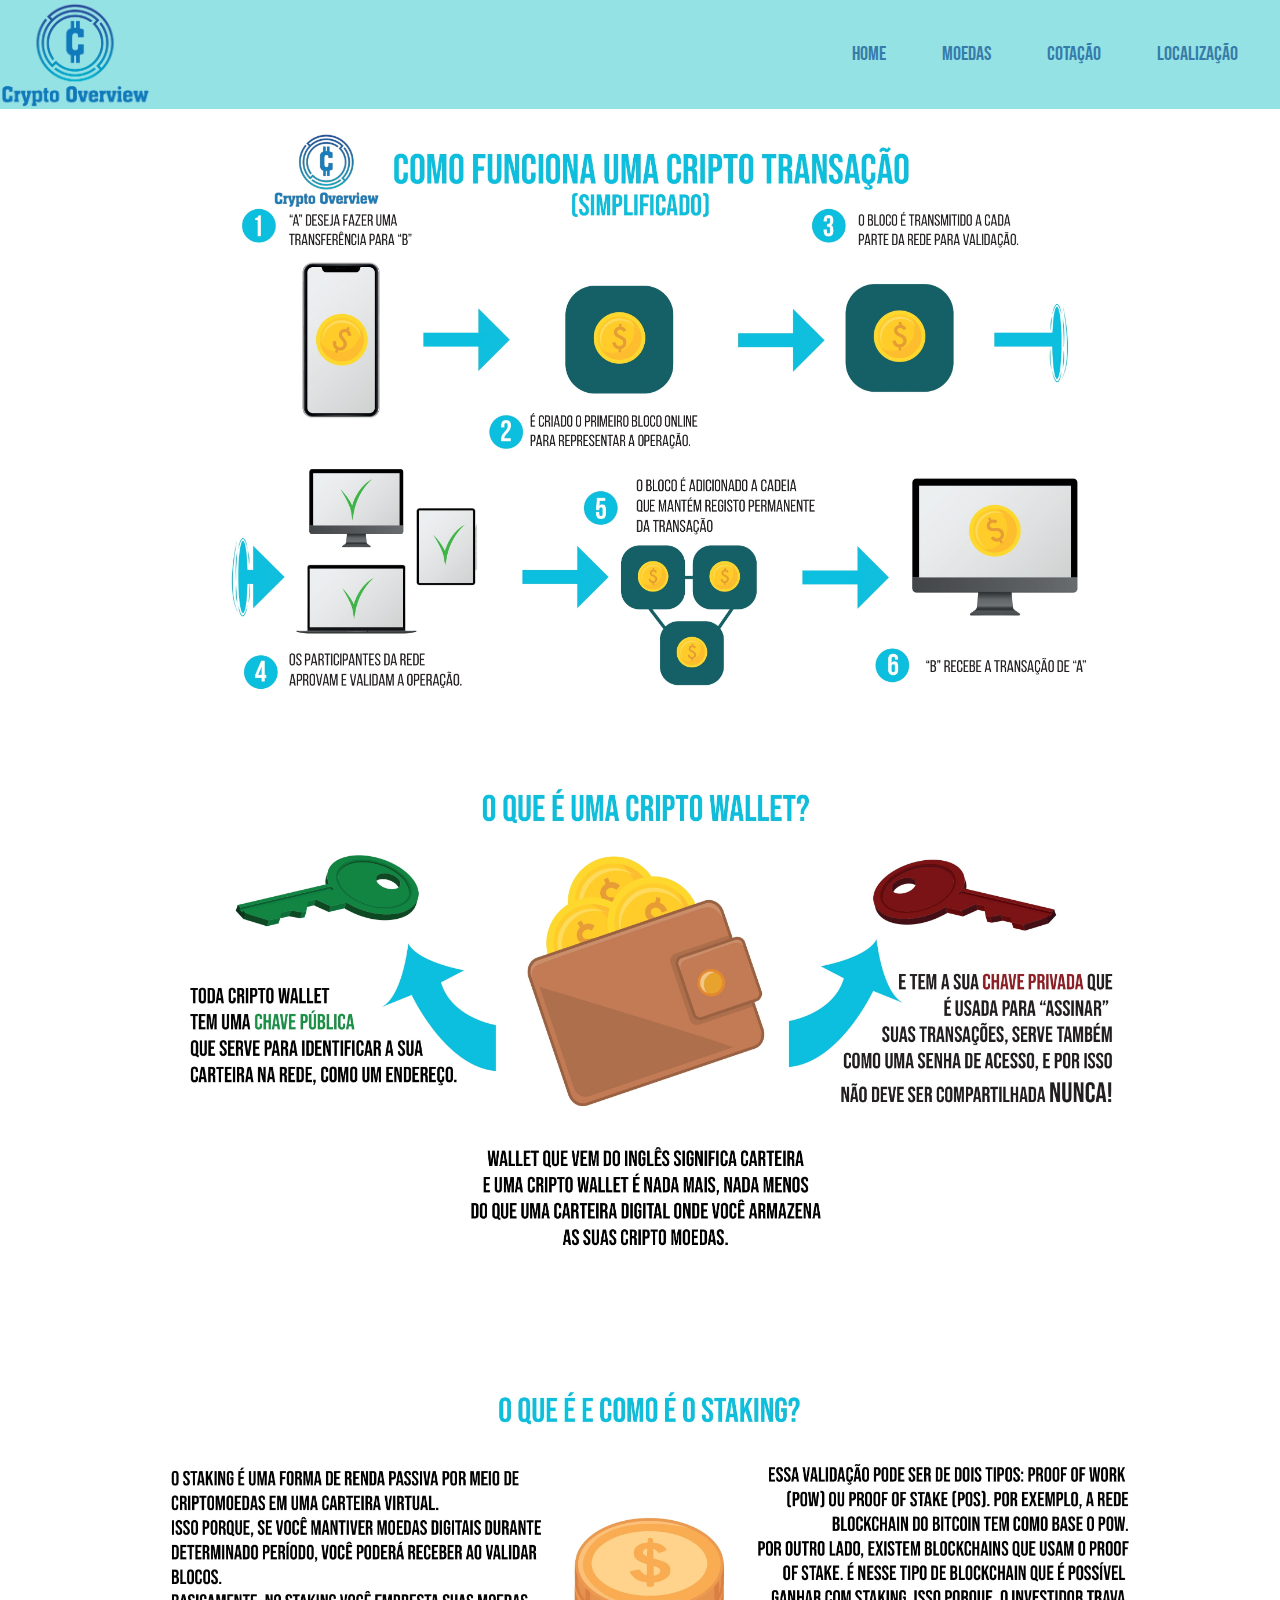
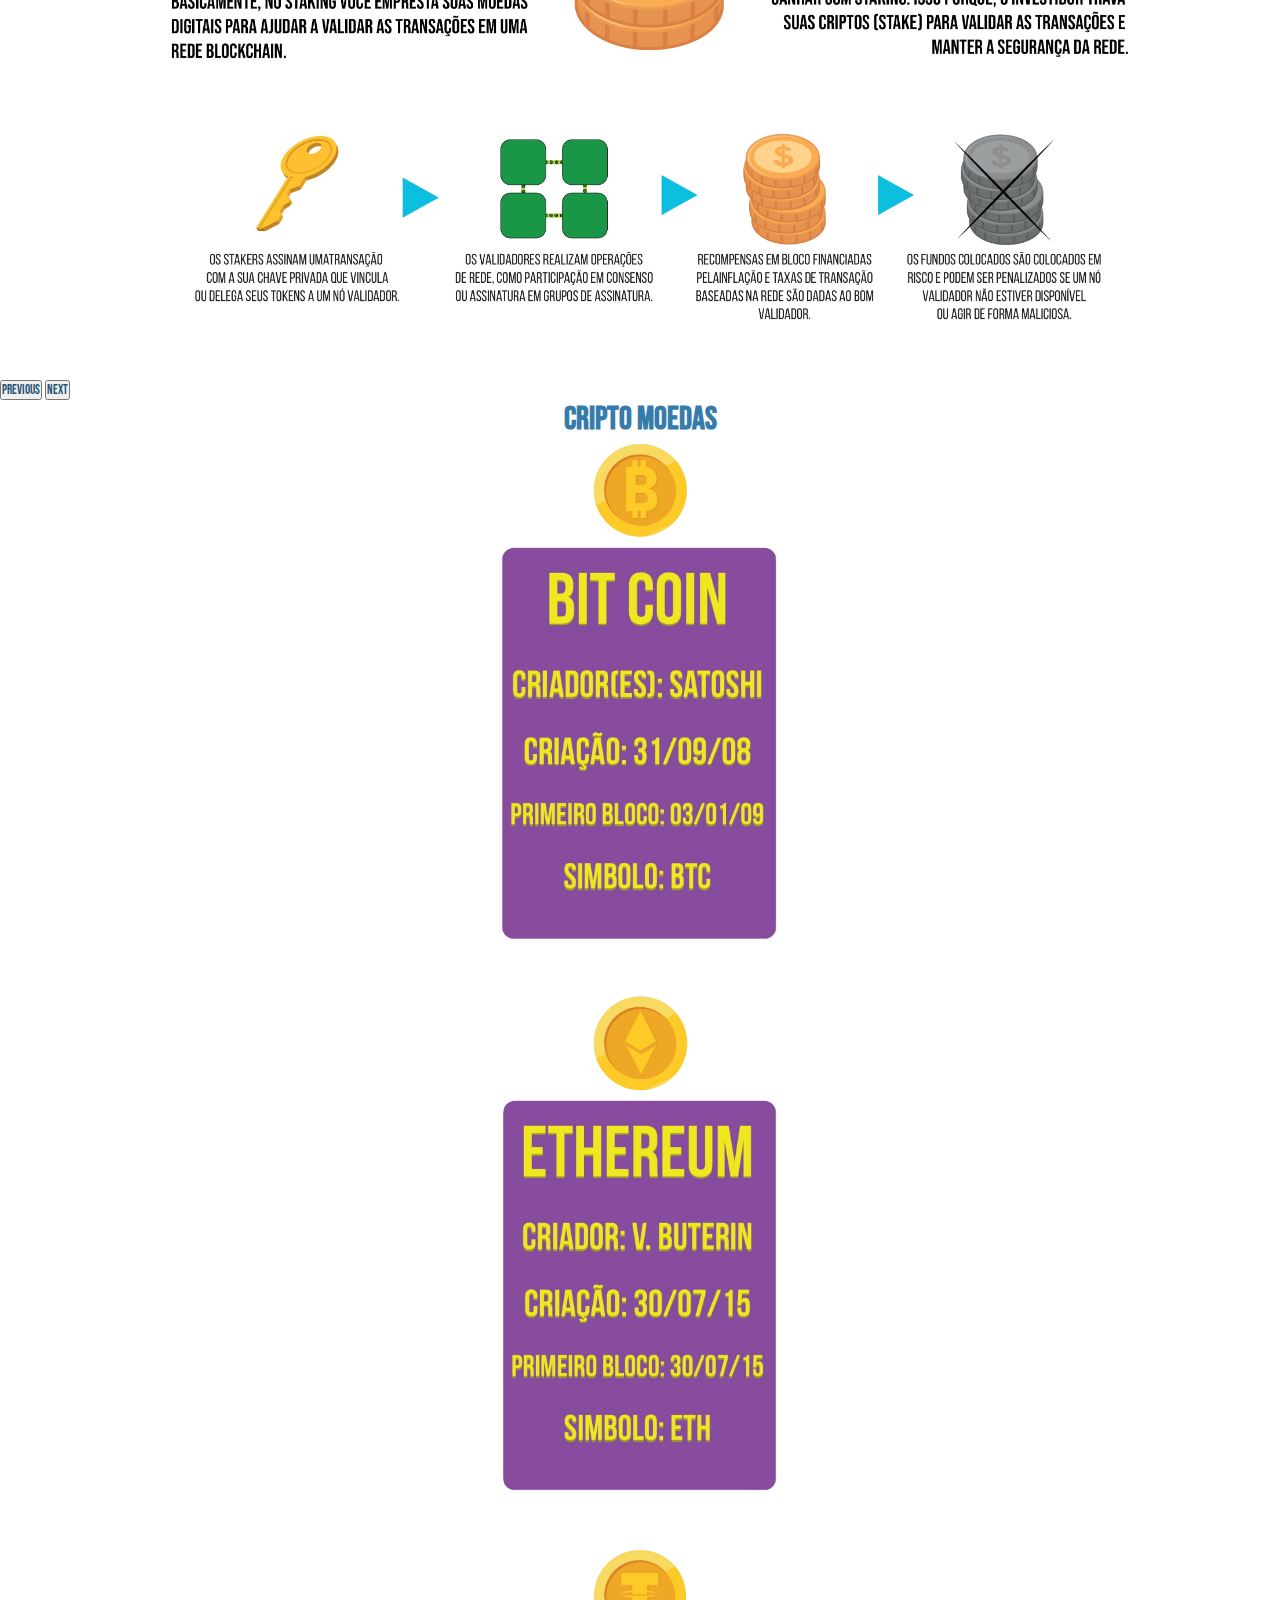
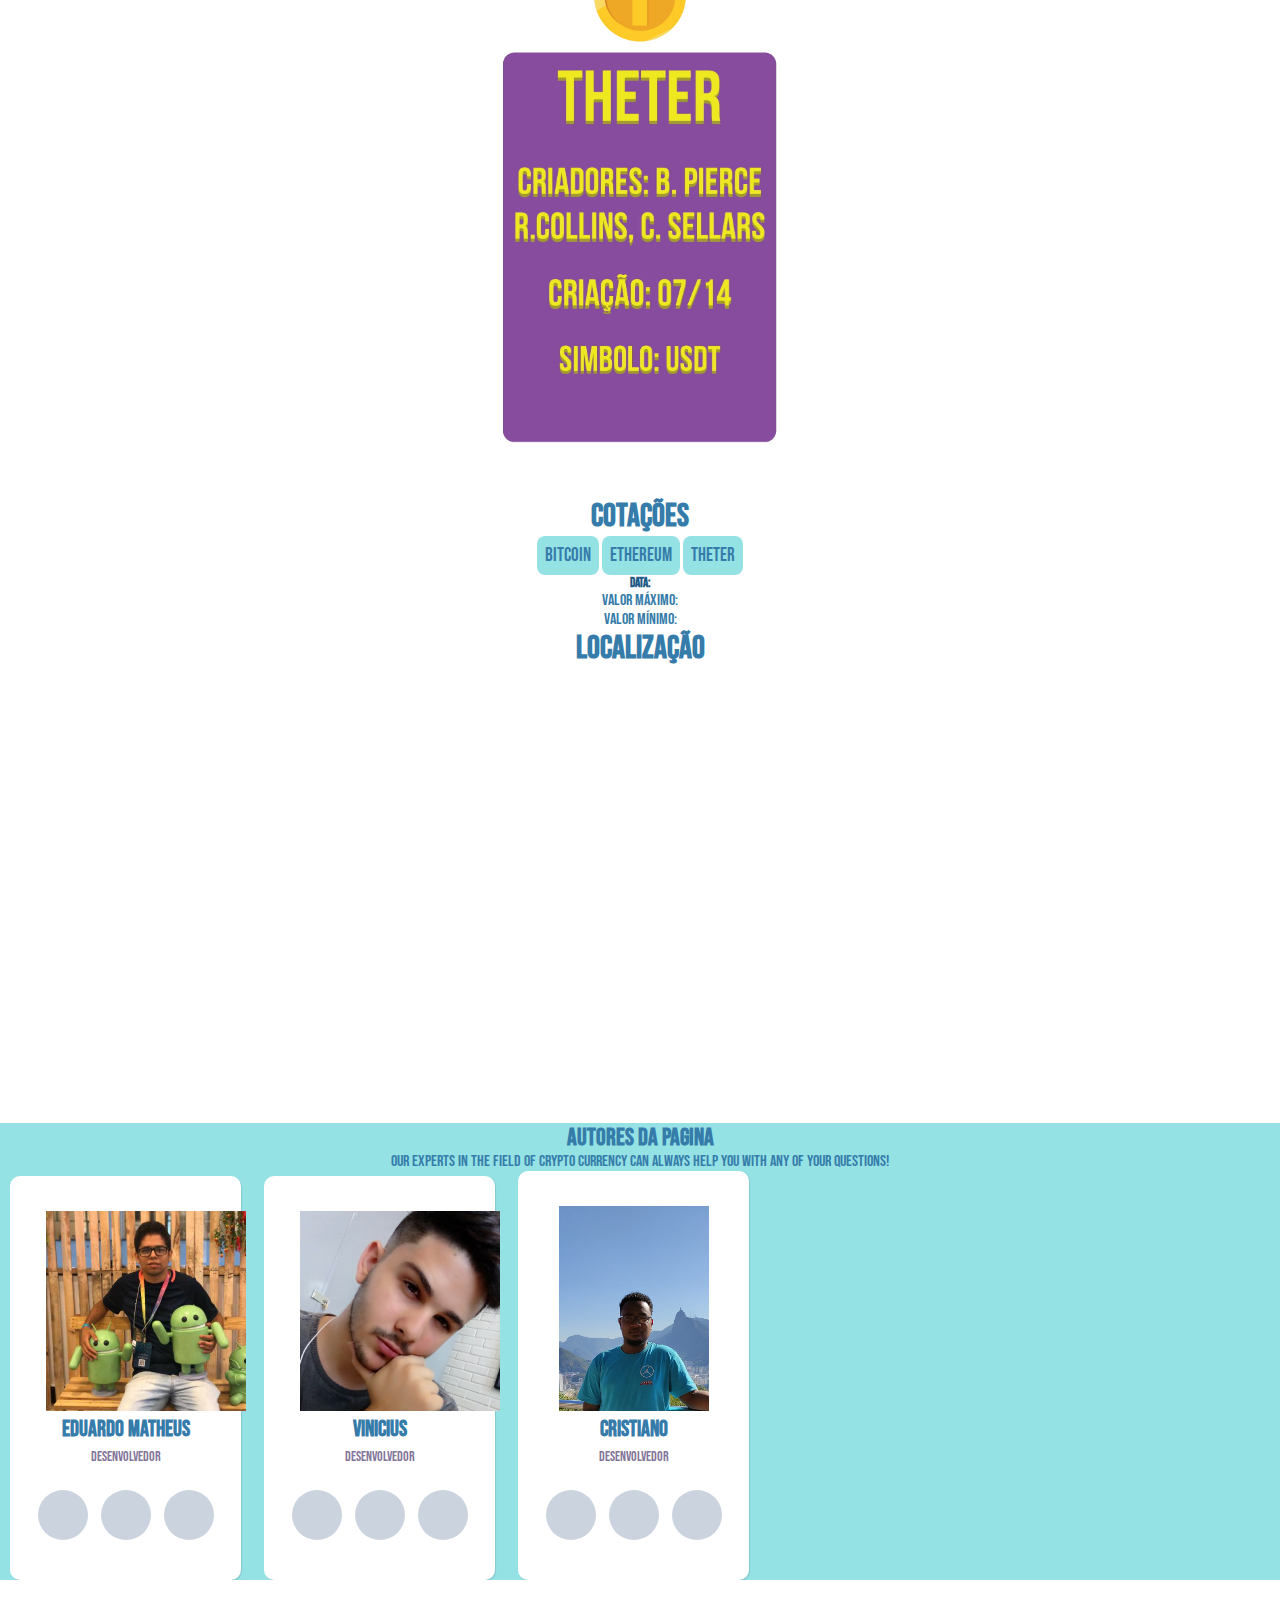
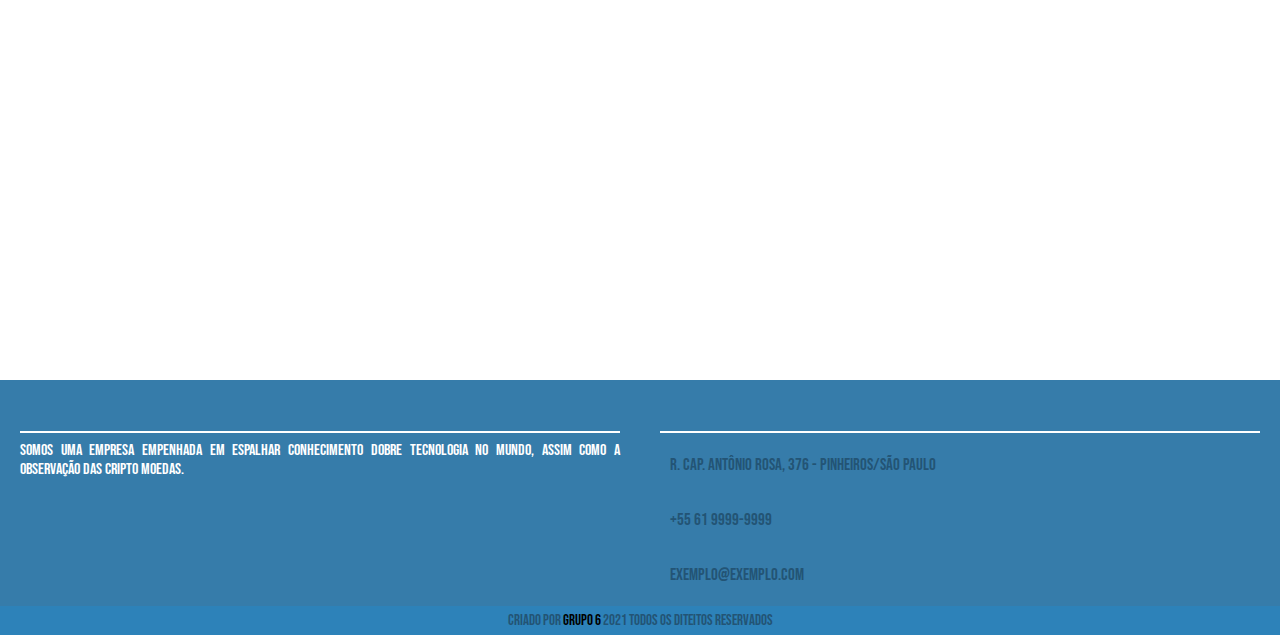
<file: index.html>
<!DOCTYPE html>
<html lang="pt-br">
  <head>
    <meta charset="UTF-8" />
    <meta http-equiv="X-UA-Compatible" content="IE=edge" />
    <meta name="viewport" content="width=device-width, initial-scale=1.0" />
    <link rel="stylesheet" href="Style.css" />
    <link rel="preconnect" href="https://fonts.googleapis.com" />
    <link rel="preconnect" href="https://fonts.gstatic.com" crossorigin />
    <link
      href="https://fonts.googleapis.com/css2?family=Bebas+Neue&display=swap"
      rel="stylesheet"
    />
    <link
      href="https://cdn.jsdelivr.net/npm/bootstrap@5.2.0-beta1/dist/css/bootstrap.min.css"
      rel="stylesheet"
      integrity="sha384-0evHe/X+R7YkIZDRvuzKMRqM+OrBnVFBL6DOitfPri4tjfHxaWutUpFmBp4vmVor"
      crossorigin="anonymous"
    />
    <script
      src="https://cdn.jsdelivr.net/npm/bootstrap@5.2.0-beta1/dist/js/bootstrap.bundle.min.js"
      integrity="sha384-pprn3073KE6tl6bjs2QrFaJGz5/SUsLqktiwsUTF55Jfv3qYSDhgCecCxMW52nD2"
      crossorigin="anonymous"
    ></script>
    <title>Projeto Final - Crypto Overview</title>
  </head>
  <body>
    <header  class="teste">
      <img
        src="assets/cripto-overview-2.png"
        width="150"
      />
      <ul>
        <li><a class="nav-bar" href="#carousel">Home</a></li>
        <li><a class="nav-bar" href="#Moedas">Moedas</a></li>
        <li><a class="nav-bar" href="#cotações">cotação</a></li>
        <li><a class="nav-bar" href="#localização">Localização</a></li>
      </ul>
    </header>
    <div class="container-carousel" id="carousel">
      <div
        id="carouselExampleControls"
        class="carousel slide"
        data-bs-ride="carousel"
      >
        <div class="carousel-inner">
          <div class="carousel-item active">
            <img 
              src="assets/Carrousel_assets/Slide Como Funciona Uma transação-1.jpg"
              class="image-carousel"
              alt="..."

            />
          </div>
          <div class="carousel-item">
            <img
              src="assets/Carrousel_assets/O que é uma Cripto Wallet-1.jpg"
              class="image-carousel"
              alt="..."

            />
          </div>
          <div class="carousel-item">
            <img
              src="assets/Carrousel_assets/Slide Staking-1.jpg"
              class="image-carousel"
              alt="..."
            />
          </div>
        </div>
        <button
          class="carousel-control-prev"
          type="button"
          data-bs-target="#carouselExampleControls"
          data-bs-slide="prev"
        >
          <span class="carousel-control-prev-icon" aria-hidden="true"></span>
          <span class="visually-hidden">Previous</span>
        </button>
        <button
          class="carousel-control-next"
          type="button"
          data-bs-target="#carouselExampleControls"
          data-bs-slide="next"
        >
          <span class="carousel-control-next-icon" aria-hidden="true"></span>
          <span class="visually-hidden">Next</span>
        </button>
      </div>
    </div>
    <div id="Moedas">
      <h1>
        <p>Cripto Moedas</p>
      </h1>
    </div>
    <div class="bitcoin">
      <div class="container">
        <section class="flex">
          <div class="container2">
            <a href="/cotacao.html"></a>
            <img
            id="bitcoin-float"
            src="assets/Bitcoin Coin.png"
            alt="Bitcoin"
            width="100"
           />
          
         </div>
        </section>
       </div>
         <div class="flip-cards">
              <input type="checkbox" id="switch" />
          <label class="flip-container" for="switch">
            <div class="flipper">
              <div class="front">
               <img class="imagemcard"
                src="assets/Bitcoin Frente.png"
                alt=""
               />
              </div>
              <div class="back">
                <img class="imagemcard"
                src="assets/Bitcoin Verso.png"
                alt=""
                />
              </div>
           </div>
         </label>
          </div>
      </div>
        <div class="ethereum">
          <div class="container">
            <section class="flex">
        <div class="container2">
          <img
            src="assets/Ethereum coin.png"
            alt="Ethereum"
            width="100"
          />
        </div>
      </section>
          </div>
          <div class="flip-cards">
            <input type="checkbox" id="switch2" />
        <label class="flip-container2" for="switch2">
          <div class="flipper2">
            <div class="front2">
              <img class="imagemcard"
                src="assets/Ethereum Frente.png"
                alt=""
              />
            </div>
            <div class="back2">
              <img class="imagemcard"
                src="assets/Ethereum Verso.png"
                alt=""
              />
            </div>
          </div>
        </label>
          </div>
  </div>
        <div class="theter">
          <div class="container">
            <section class="flex">
        <div class="container2">
          <img
            src="assets/Theter coin.png"
            alt="Theter"
            width="100"
          />
        </div>
      </section>
      </div>
      <div class="flip-cards">
        <input type="checkbox" id="switch3" />
        <label class="flip-container3" for="switch3">
          <div class="flipper3">
            <div class="front3">
              <img class="imagemcard"
                src="assets/Theter Frente.png"
                alt=""
              />
            </div>
            <div class="back3">
              <img class="imagemcard"
                src="assets/Theter Verso.png"
                alt=""
              />
            </div>
          </div>
        </label>
      </div>
    </div>

    <div class="cotacoes" id="cotações">
      <h1>Cotações</h1>
      <nav class="moedas1">
        <button class="btncoin" onclick="viewBTC()">BITCOIN</button>
        <button class="btncoin" onclick="viewETH()">ETHEREUM</button>
        <button class="btncoin" onclick="viewUSDT()">THETER</button>
      </nav>
      <h2 id="title"></h2>
      <h5 id="date">Data: <span id="thisdate"></span></h5>
      <p id="value">
        Valor Máximo: <span id="maxvalue"></span><br />
        Valor Mínimo: <span id="minvalue"></span>
      </p>
    </div>
    <script src="script.js"></script>

    <div class="pricing-header px-3 py-3 pt-md-5 pb-md-4 mx-auto text-center" id="localização">
        <h1>Localização</h1>
        <p class="lead">
           
            <iframe src="https://www.google.com/maps/embed?pb=!1m18!1m12!1m3!1d3657.0289151432603!2d-46.68668318558539!3d-23.56740496769942!2m3!1f0!2f0!3f0!3m2!1i1024!2i768!4f13.1!3m3!1m2!1s0x94ce57499b4eaaab%3A0xb742db44a55ce752!2sGama%20Academy!5e0!3m2!1spt-BR!2sbr!4v1654953320938!5m2!1spt-BR!2sbr" width="600" height="450" style="border:0;" allowfullscreen="" loading="lazy" referrerpolicy="no-referrer-when-downgrade" width="100%" height="300" frameborder="0" style="border:0" allowfullscreen></iframe>
        </p>
    </div>
        


    	<!-- Team section -->
	<section class="team-section spad">
		<div class="container">
			<div class="section-title text-center">
				<h2>Autores Da Pagina</h2>
				<p>Our experts in the field of crypto currency can always help you with any of your questions!</p>
			</div>
		</div>
		<div class="team-members clearfix">
			<!-- Team member -->
			<div class="member">
				<div class="member-text">
					<div class="member-img set-bg" ><img
            src="assets/edu.jfif"
            alt=""
            width="200"></div>
					<h2>Eduardo Matheus</h2>
					<span>Desenvolvedor</span>
				</div>
				<div class="member-social">
					<a href=""><i class="fa fa-facebook"></i></a>
					<a href=""><i class="fa fa-linkedin"></i></a>
					<a href=""><i class="fa fa-twitter"></i></a>
				</div>
				<div class="member-info">
					<div class="member-img mf set-bg" > <img
            src="assets/edu.jfif"
            alt=""
            width="70"></div>
					<div class="member-meta">
						<h2>Eduardo Matheus</h2>
						<span>Desenvolvedor</span>
					</div>
					<p>Estudante da instituto Federal do Amazonas no curso de Tecnologia em  Analise e desenvolvimento de sistemas, participante da academia de criptodev.</p>
				</div>
			</div>
			<!-- Team member -->
			<div class="member">
				<div class="member-text">
					<div class="member-img set-bg" ><img
            src="assets/Vini.jfif"
            alt=""
            width="200"></div>
					<h2>Vinicius</h2>
					<span>Desenvolvedor</span>
				</div>
				<div class="member-social">
					<a href=""><i class="fa fa-facebook"></i></a>
					<a href=""><i class="fa fa-linkedin"></i></a>
					<a href=""><i class="fa fa-twitter"></i></a>
				</div>
				<div class="member-info">
					<div class="member-img mf set-bg" ><div class="member-img set-bg"> <img
            src="assets/Vini.jfif"
            alt=""
            width="50"
          /> </div></div>
					<div class="member-meta">
						<h2>Vinicius</h2>
						<span>Desenvolvedor</span>
					</div>
					<p>Técnico de redes, estudante e entusiasta de tecnologia no geral, atualmente estudando cripto desenvolvimento na academia cripto dev da Gama Academy.</p>
				</div>
			</div>
			<!-- Team member -->
			<div class="member">
				<div class="member-text">
					<div class="member-img set-bg"> <img
            src="assets/cris.jfif"
            alt=""
            width="150"
          /> </div>
					<h2>Cristiano</h2>
					<span>Desenvolvedor</span>
				</div>
				<div class="member-social">
					<a href=""><i class="fa fa-facebook"></i></a>
					<a href=""><i class="fa fa-linkedin"></i></a>
					<a href=""><i class="fa fa-twitter"></i></a>
				</div>
				<div class="member-info">
					<div class="member-img mf set-bg" >  <img
            src="assets/cris.jfif"
            alt=""
            width="50"
          /></div>
					<div class="member-meta">
						<h2>Cristiano</h2>
						<span>Desenvolvedor</span>
					</div>
					<p>Me chamo Cristiano Ferreira eu tenho 19 anos e atualmente estou cursando Análise e Desenvolvimento de Sistemas. Desde pequeno sempre fui fã de novas tecnologias e inovações, começando aos 16 anos aprendendo a mexer em programas de edição de imagens como Photoshop e Illustrator. Em 2022 a paixão continuou mas dessa vez mudou de gosto, e acabei me apaixonando pela área de desenvolvimento web estudando HTML, CSS e Javascript. Futuramente vou iniciar meus estudos em React.</p>
				</div>
			</div>
			<!-- Team member -->
			
			
	</section>
  <footer>
		<div class="main-content">
			<div class="left box">
				<h2> Sobre nós</h2>
				<div class="content">
					<p>Somos uma empresa empenhada em espalhar conhecimento dobre tecnologia no mundo, assim como a observação das cripto moedas.</p>
				
					<div class="social">
						<a href="#"><span class="fab fa-facebook-f"></span></a>
						<a href="#"><span class="fab fa-twitter"></span></a>
						<a href="#"><span class="fab fa-instagram"></span></a>
						<a href="#"><span class="fab fa-youtube"></span></a>
					</div>
				</div>
			</div>
			<div class="center box">
				<h2>Endereço</h2>
				<div class="content">
					<div class="place">
						<span class="fas fa-map-marker"></span>
						<span class="text">R. Cap. Antônio Rosa, 376 - Pinheiros/São Paulo</span>
					</div>

					<div class="phone" id="phone">
						<span class="fas fas fa-phone-alt"></span>
						<span class="text">+55 61 9999-9999</span>
					</div>

					<div class="email">
						<span class="fas fa-envelope"></span>
						<span class="text">exemplo@exemplo.com</span>
					</div>
				</div>
			</div>	
		</div>
		<div class="bottom">
			<div class="center">
				<span class="credit">Criado por <a href="#">Grupo 6</a></span>
				<span class="far fa-copyright">2021 Todos os diteitos reservados</span>
			</div>
		</div>
    </footer>
  </body>
</html>
</file>
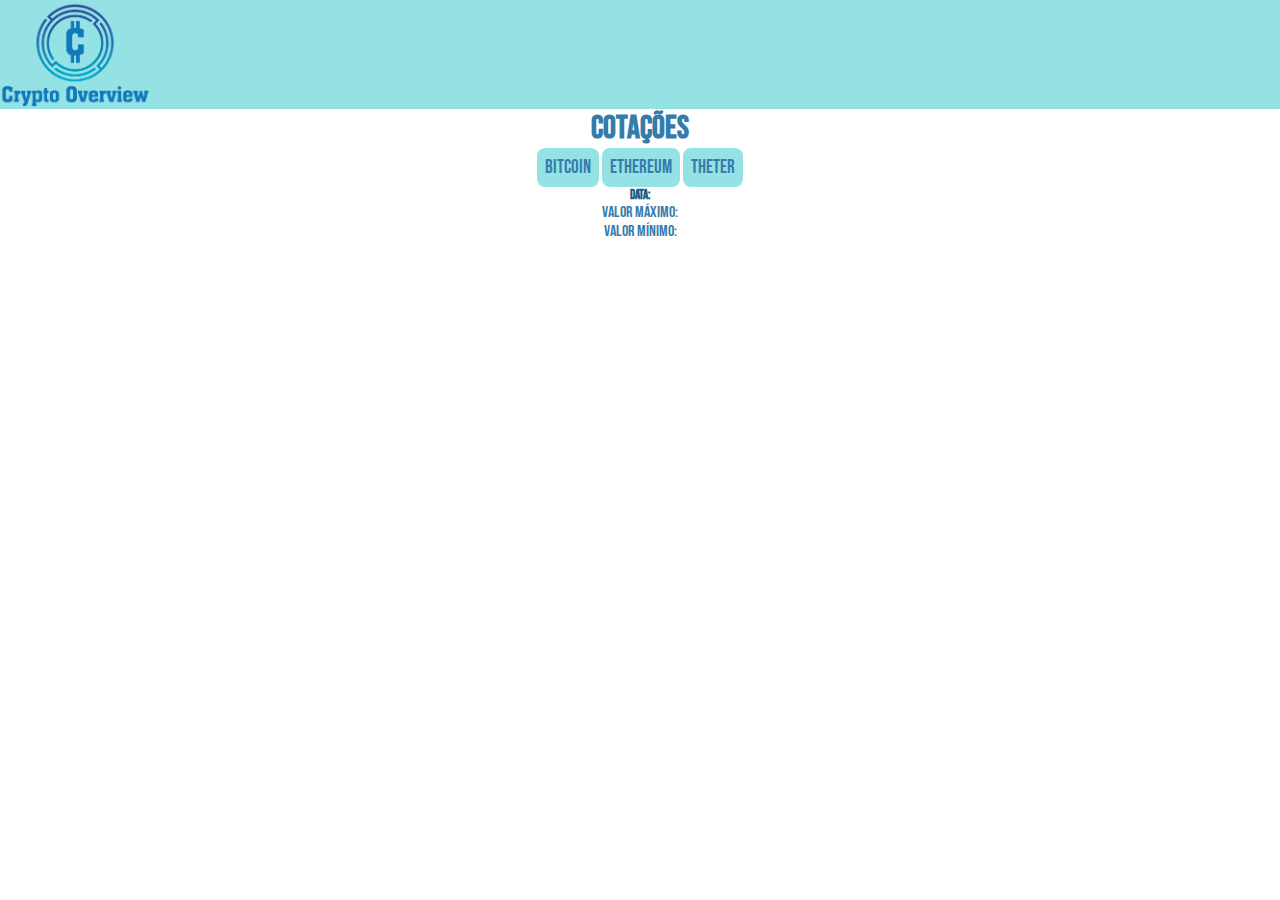
<file: cotacao.html>
<!DOCTYPE html>
<html lang="pt-br">
  <head>
    <meta charset="UTF-8" />
    <meta http-equiv="X-UA-Compatible" content="IE=edge" />
    <meta name="viewport" content="width=device-width, initial-scale=1.0" />
    <title>Cotações</title>
    <link rel="stylesheet" href="Style.css" />
    <link rel="preconnect" href="https://fonts.googleapis.com" />
    <link rel="preconnect" href="https://fonts.gstatic.com" crossorigin />
    <link
      href="https://fonts.googleapis.com/css2?family=Bebas+Neue&display=swap"
      rel="stylesheet"
    />
  </head>
  <header class="teste">
    <img src="assets/cripto-overview-2.png" width="150" />
  </header>
  <body>
    <div class="cotacoes">
      <h1>Cotações</h1>
      <nav class="moedas1">
        <button class="btncoin" onclick="viewBTC()">BITCOIN</button>
        <button class="btncoin" onclick="viewETH()">ETHEREUM</button>
        <button class="btncoin" onclick="viewUSDT()">THETER</button>
      </nav>
      <h2 id="title"></h2>
      <h5 id="date">Data: <span id="thisdate"></span></h5>
      <p id="value">
        Valor Máximo: <span id="maxvalue"></span><br />
        Valor Mínimo: <span id="minvalue"></span>
      </p>
    </div>
    <script src="script.js"></script>
  </body>
</html>
</file>
<file: Style.css>
body{
    margin: 0% auto;
}
h5 {
	color: #1e5b85;
}
header{
    background: rgba(37, 195, 201, 0.486);
}
h1, p{
    text-align: center;
    font-family: 'Bebas Neue', cursive;
    margin: 0, auto;
    margin-bottom: 10;
    color: #367caa;
}
header, ul, li, .nav-bar{
    align-items: center;
    justify-content: space-between;
    display: flex;
}
ul, li, .nav-bar {
    text-decoration: none;
    color: #367caa;
    font-family: 'Bebas Neue', cursive;
    font-size: 20px;
    list-style: none;
    display: flex;
    align-items: center;
    padding: 14px;
  }
ul li .nav-bar,
ul li .nav-bar:after,
ul li .navbar:before {
    transition: all .5s;
  }
ul li .nav-bar:hover {
    color: rgb(255, 255, 255);
  }
  .image-carousel {
	max-width: 1200px;
	justify-content: center;
	padding-left: 100px;
  }
  /* moedas e animação */
  .container2{
    animation: floating 5s ease-in-out infinite;
    max-width: 100%;
    display: flex;
    margin: 0 auto;
}
.flex {
    flex:1 1 200px;
    display: flex;
    max-width: 100%;
}
@keyframes floating{
0%, 100% {
    transform: translateY(0px);
}
50% {
    transform: translateY(-20px);
}
}
/* cards e efeito flip */
.imagemcard {
		max-width: 300px;
		max-height: 400px;
}
.flip-cards{
    display: flex;
    justify-content: center;
	margin-bottom: 250px;
	padding-left: 10px;
}
.flip-container, .flip-container2, .flip-container3 {
    width: 300px;
    height: 200px;
    perspective: 1000px;
  }
  .flipper, .flipper2, .flipper3{
	width: 100%;
	height: 100%;
    transition: .8s;
    position: relative;
	transform-style: preserve-3d;
}
.back, .back2, .back3{
	transform: rotateY(180deg);
}

.front, .front2, .front3, .back, .back2, .back3{
	position: absolute;
	width: 100%;
	height: 400px;
    backface-visibility: hidden;
}
#switch, #switch2, #switch3 {
	display: none;
}

#switch:checked ~ .flip-container .flipper{
	transform: rotateY(180deg);
}
#switch2:checked ~ .flip-container2 .flipper2{
	transform: rotateY(180deg);
}
#switch3:checked ~ .flip-container3 .flipper3{
	transform: rotateY(180deg);
}
/* cotações */
.cotacoes{
	text-align: center;
	justify-content: center;
}
.btncoin {
    padding: 0.5rem;
    border: none;
    border-radius: 0.5rem;
    font-size: 1.2rem;
    background-color: rgba(37, 195, 201, 0.486);
    color: #367caa;
    transition: 0.5s;
}

.btncoin:hover {
    background-color: #275b7e;
    color: rgba(37, 195, 201, 0.486);
}

.btncoin:focus {
    background-color: #1e5b85;
}
h2 {
    color: #367caa;
	font-family: 'Bebas Neue', cursive;
	text-align: center;
}
#maxvalue {
    color: green;
    font-weight: 700;
}
#minvalue {
    color: red;
    font-weight: 700;
}
/* iframe */
iframe, object, embed{max-width: 100%;}

.team-section {
    background: rgba(37, 195, 201, 0.486);
    overflow: hidden;
  }
  /* team members */
  .team-members {
    margin: 0 auto;
  }

.member {
	background: #fff;
	width: calc(20% - 25px);
	display: inline-block;
	margin: 0 10px;
	text-align: center;
	padding: 50px 10px;
	-webkit-box-shadow: 1px 1px 1px rgba(33, 54, 61, 0.15);
	        box-shadow: 1px 1px 1px rgba(33, 54, 61, 0.15);
	border-radius: 10px;
	position: relative;
}

.member h2 {
	font-size: 22px;
	margin-bottom: 5px;
}

.member span {
	font-size: 14px;
	color: #83759a;
	display: block;
}

.member .member-text {
	-webkit-transition: all 0.4s;
	-o-transition: all 0.4s;
	transition: all 0.4s;
	opacity: 1;
}

.member:hover {
	-webkit-box-shadow: 1px 14px 43px rgba(33, 54, 61, 0.15);
	        box-shadow: 1px 14px 43px rgba(33, 54, 61, 0.15);
}

.member:hover .member-info {
	opacity: 1;
}

.member:hover .member-text {
	opacity: 0;
}

.member-img {
	width: 230px;
	height: 230px;
	display: inline-block;
	border-radius: 50%;
	margin-bottom: 25px;
}

.member-social {
	padding-top: 25px;
	background: #fff;
	position: relative;
	z-index: 2;
}

.member-social a {
	width: 50px;
	height: 50px;
	display: inline-block;
	border-radius: 50%;
	background: #cbd3df;
	color: #fff;
	padding-top: 13px;
	margin: 0 8px;
}

.member-meta {
	padding-left: 85px;
}

.member-info {
	padding: 50px 60px 10px;
	position: absolute;
	width: 100%;
	top: 0;
	left: 0;
	text-align: left;
	opacity: 0;
	-webkit-transition: all 0.4s;
	-o-transition: all 0.4s;
	transition: all 0.4s;
	height: 380px;
	overflow-y: auto;
}

.member-info p {
	display: block;
	padding-top: 25px;
	margin-bottom: 0;
}

.member-img.mf {
	width: 60px;
	height: 60px;
	opacity: 1;
	float: left;
	margin-bottom: 0;
}
/* media queries */

@media (min-width: 1199px) and (max-width: 1390px) {
	.member {
		padding: 35px 10px;
	}
	.member-img {
		width: 160px;
		height: 160px;
	}
	.member-info {
		padding: 50px 27px 10px;
		height: 275px;
	}
	.member-social a {
		margin: 0 5px;
	}
}

/* Medium screen : 992px. */

@media only screen and (min-width: 992px) and (max-width: 1199px) {
	
	.member {
		width: calc(33.333333% - 25px);
		margin-bottom: 30px;
	}
	.team-members {
		text-align: center;
	}
	
}

/* Tablet :768px. */

@media only screen and (min-width: 768px) and (max-width: 991px) {
	
	.member {
		width: calc(33.333333% - 25px);
		margin-bottom: 30px;
		padding: 35px 10px;
	}
	.member-img {
		width: 160px;
		height: 160px;
	}
	.member-info {
		padding: 50px 27px 10px;
		height: 275px;
	}
	.member-social a {
		margin: 0 5px;
	}
	.team-members {
		text-align: center;
	}
	
}

/* Large Mobile :480px. */

@media only screen and (max-width: 767px) {
	
	.team-members {
		margin: 0;
		padding: 0 15px;
	}
	.member {
		width: 100%;
		margin-bottom: 30px;
		margin-left: 0;
	}
	
}


@media screen and (max-width: 768px) {

	header {
		height: 230;
		flex-direction: column;
		text-align: center;
		flex-wrap: wrap;

	}
	.carousel-inner img {
		max-width: 350px;
		min-height: 300px;
		justify-content: center;
}
	.imagemcard {
		max-width: 200px;
}
.flip-cards{
display: flex;
justify-content: center;
margin-bottom: 150px;
padding-left: 100px;
}
.flip-container, .flip-container2, .flip-container3 {
width: 300px;
height: 200px;
perspective: 1000px;
}
.flipper, .flipper2, .flipper3{
width: 100%;
height: 100%;
transition: .8s;
position: relative;
transform-style: preserve-3d;
}
.back, .back2, .back3{
transform: rotateY(180deg);
}

.front, .front2, .front3, .back, .back2, .back3{
position: absolute;
width: 100%;
height: 400px;
backface-visibility: hidden;
}
#switch:checked ~ .flip-container .flipper{
	transform: rotateY(180deg);
}
#switch2:checked ~ .flip-container2 .flipper2{
	transform: rotateY(180deg);
}
#switch3:checked ~ .flip-container3 .flipper3{
	transform: rotateY(180deg);
}
.image-carousel {
	max-width: 300px;
	max-height: 100px;
	align-items: center;
}
}
/* footer Cristiano */
*{
    margin: 0;
    padding: 0;
    box-sizing: border-box;
    color: #235475;
    font-family: 'Bebas Neue', cursive;
}
footer{
    position: relative;
    top: 400px;
    width: 100%;
    background: #367caa;
    font-family:'Bebas Neue', cursive;
    color: #367caa}
footer p{
        color: #ffffff;
    }
.main-content{
    display: flex;
}
.main-content .box{
    flex-basis: 50%;
    padding: 10px 20px;
}
.box h2{
    font-size: 25px;
    font-weight: 600;
    text-transform: uppercase;
}
.box .content{
    margin: 20px 0 0 0;
    position: relative;
}
.box .content:after{
    position: absolute;
    content: '';
    width: 15%;
    height: 2px;
    background: #ffffff;
    top: -10px;
}
.box .content:before{
    position: absolute;
    content: '';
    height: 2px;
    width: 100%;
    background: #ffffff;
    top: -10px;
}
.left .content .social{
    margin: 20px 0 0 0;
}
.left .content .social a{
    padding: 0 2px;
}
.left .content .social a span{
    width: 40px;
    height: 40px;
    background: #ffffff;
    text-align: center;
    line-height: 40px;
    border-radius: 5px;
    font-size: 18px;
    transition: 0.3s;
}
.left .content .social a span:hover{
    background: #367caa;
}
.left .content p{
    text-align: justify;
}
.center .content .fas{
    font-size: 23px;
    background: #1a1a1a;
    width: 45px;
    height: 45px ;
    line-height: 45px;
    text-align: center;
    border-radius: 50%;
    transition: 0.3s;
    cursor: pointer;
}
.center .content .fas:hover{
    background: #367caa;
}
.center .content .text{
    font-size: 17px;
    font-weight: 500;
    padding-left: 10px;
}
.center .content .phone{
    margin: 10px 0;
}
.center .content .msg{
    margin-top: 10px;
}

.bottom .center{
    padding: 5px;
    font-size: 15px;
    background: rgba(37, 138, 201, 0.486);
    text-align: center;
}
.bottom .center a{
    color: #000000;
    text-decoration: none;
}
.bottom .center a:hover{
    text-decoration: underline;
}
@media screen and (max-width: 300px){
    footer{
        position: fixed;
        bottom: 0px;
    }
    .main-content{
        flex-wrap: wrap;
        flex-direction: column;
    }
    .main-content .box{
        margin: 5px 0;
    }
	.member-img {
		width: 180px;
		height: 180px;
	}
	.member-info {
		padding: 50px 20px 10px;
		height: 320px;
	}
	.blog-text {
		padding: 15px;
	}
	.flip-cards {
		justify-content: center;
	}
	.image-carousel {
	max-width: 50px;
	max-height: 100px;
	align-content: center;
	}
	.carousel-item {
		max-width: 100px;
	}
}
</file>
